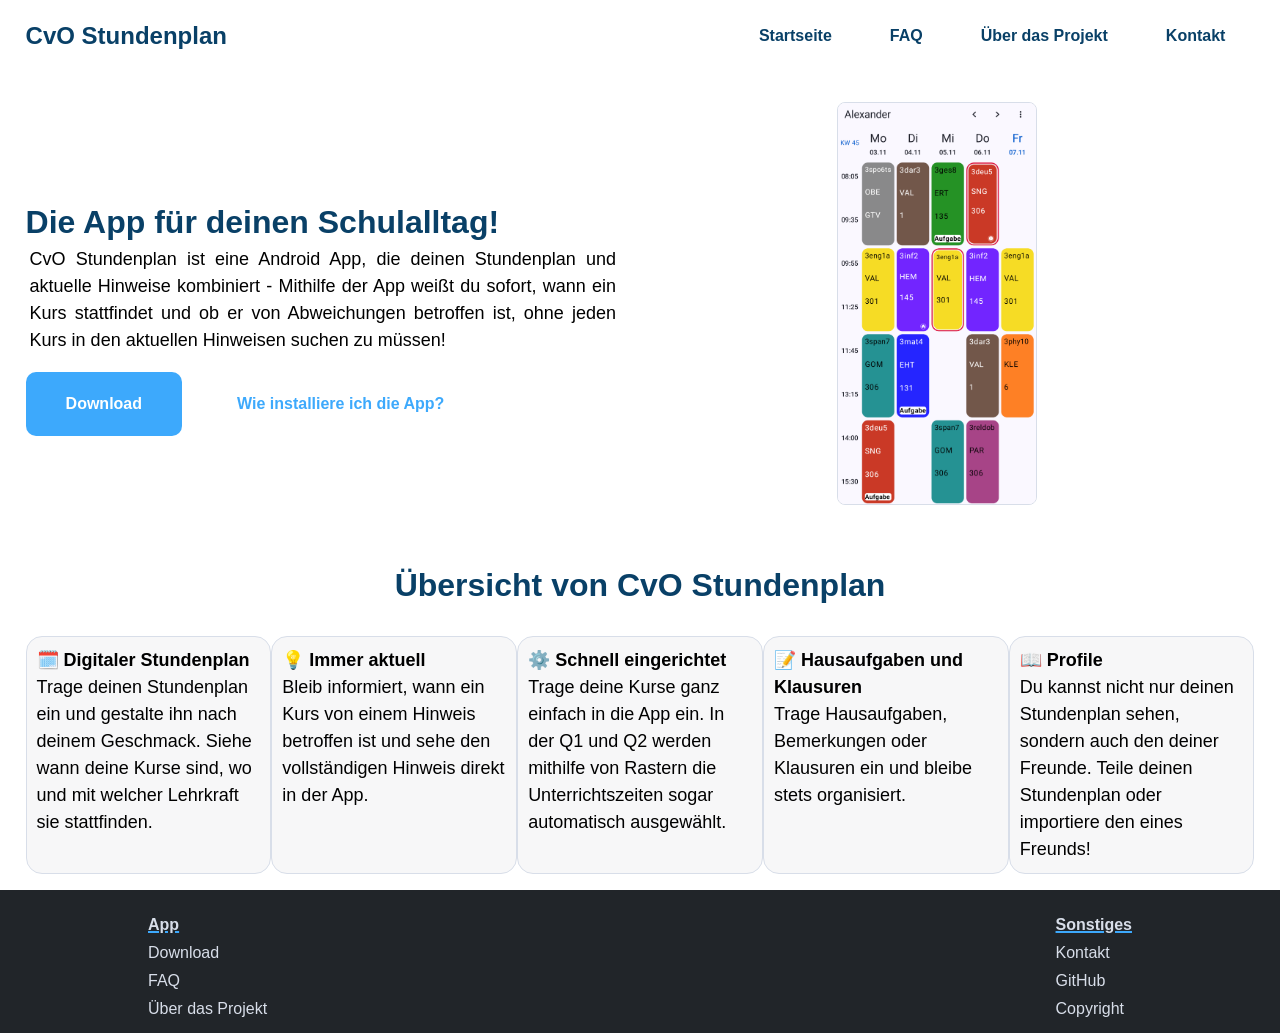
<file: index.html>
<!DOCTYPE html>
<html lang="de-DE">
<head>
    <meta charset="utf-8">
    <meta name="viewport" content="width=device-width, initial-scale=1.0">
	<title>CvO Stundenplan</title>
    <link rel="stylesheet" href="style/style.css">
</head>

<body class="expand-page">
    <nav class="navbar">
            <h1 class="navbar-title">CvO Stundenplan</h1>
            <ul class="menu-container">
                <input type="checkbox" id="checkbox-toggle">
                <label for="checkbox-toggle" class="hamburger">&#9776;</label>
                <ul class="menu">
                    <li>
                        <a aria-current="page">Startseite</a>
                    </li>
                    <li>
                        <a href="docs.html">FAQ</a>
                    </li>
                    <li>
                        <a href="about.html">Über das Projekt</a>
                    </li>
                    <li>
                        <a href="contact.html">Kontakt</a>
                    </li>
                </ul>
            </ul>
    </nav>
    <main>
        <article class="vertical-centered">
			<div class="float-left">
				<h2 id="description-h2">Die App für deinen Schulalltag!</h2>
				<p id="description-p">
					CvO Stundenplan ist eine Android App, die deinen Stundenplan und aktuelle Hinweise kombiniert - Mithilfe der App weißt du sofort, wann ein Kurs stattfindet und ob er von Abweichungen betroffen ist, ohne jeden Kurs in den aktuellen Hinweisen suchen zu müssen!
				</p>
    			<div id="startpage-buttons">
        			<a href="https://github.com/Krintni/CvO-Stundenplan/releases/latest/download/CvO_Stundenplan.apk" class="download-button" download>Download</a>
                    <a href="docs.html#Installation" class="download-button" id="how-to-install-button" >Wie installiere ich die App?</a>
				</div>
            </div>
            <div class="float-right" id="img-container">
				<img src="media/screenshot.png" alt="Bild von Kalender App und Stundenplan"  id="calendar-img">
			</div>
        </article>
        <article>
            <h2>Übersicht von CvO Stundenplan</h2>
                <ul class="list-emojis">
                    <li>
                        <strong>🗓️ Digitaler Stundenplan</strong>
                        <br>
                        Trage deinen Stundenplan ein und gestalte ihn nach deinem Geschmack. Siehe wann deine Kurse sind, wo und mit welcher Lehrkraft sie stattfinden.
                    </li>
                    <li>
                        <strong>💡 Immer aktuell</strong>
                        <br>
                        Bleib informiert, wann ein Kurs von einem Hinweis betroffen ist und sehe den vollständigen Hinweis direkt in der App.
                    </li>
                    <li>
                        <strong>⚙️ Schnell eingerichtet</strong>
                        <br>
                        Trage deine Kurse ganz einfach in die App ein. In der Q1 und Q2 werden mithilfe von Rastern die Unterrichtszeiten sogar automatisch ausgewählt.
                    </li>
                    <li>
                        <strong>📝 Hausaufgaben und Klausuren</strong>
                        <br>
                        Trage Hausaufgaben, Bemerkungen oder Klausuren ein und bleibe stets organisiert.
                    </li>
                    <li>
                        <strong>📖 Profile</strong>
                        <br>
                        Du kannst nicht nur deinen Stundenplan sehen, sondern auch den deiner Freunde. Teile deinen Stundenplan oder importiere den eines Freunds!
                    </li>
                </ul>
        </article>
    </main>
    <footer>
        <div class="footer-div">
            <div class="float-left">
                <h3>App</h3>
                <a aria-current="page">Download</a>
                <a href="docs.html">FAQ</a>
                <a href="about.html">Über das Projekt</a>
            </div>
            <div class="float-right">
                <h3>Sonstiges</h3>
                <a href="contact.html">Kontakt</a>
                <a href="https://github.com/Krintni/CvO-Stundenplan" target="_blank">GitHub</a>
                <a href="copyright.html">Copyright</a>
            </div>
        </div>
    </footer>
</body>
</html>
</file>
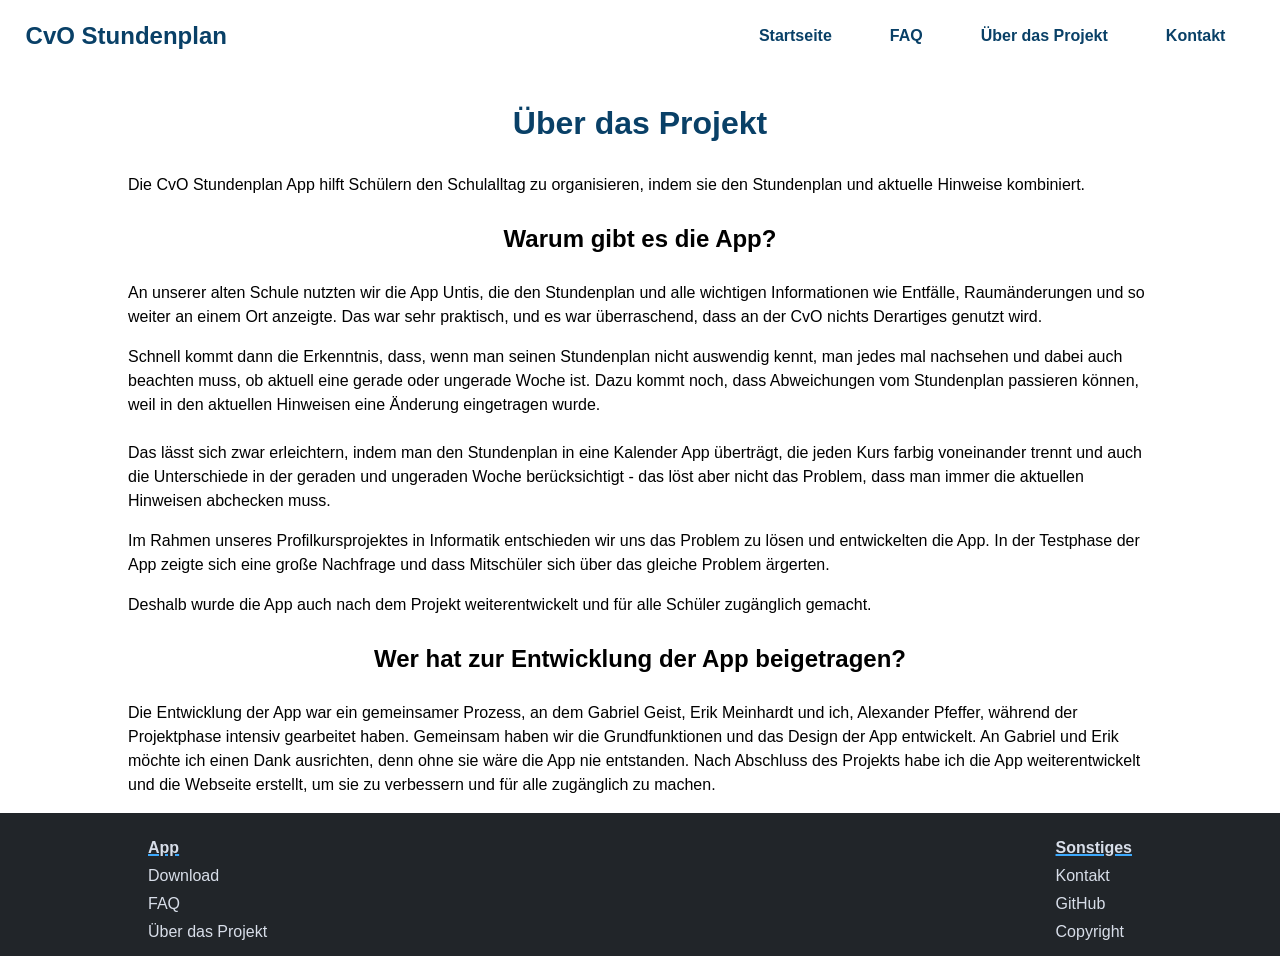
<file: about.html>
<!DOCTYPE html>
<html lang="de-DE">
<head>
    <meta charset="utf-8">
    <meta name="viewport" content="width=device-width, initial-scale=1.0">
	<title>Über das Projekt</title>
    <link rel="stylesheet" href="style/style.css">
</head>

<body class="expand-page">
        <nav class="navbar">
            <h1 class="navbar-title">CvO Stundenplan</h1>
            <ul class="menu-container">
                <input type="checkbox" id="checkbox-toggle">
                <label for="checkbox-toggle" class="hamburger">&#9776;</label>
                <ul class="menu">
                    <li>
                        <a href="index.html">Startseite</a>
                    </li>
                    <li>
                        <a href="docs.html">FAQ</a>
                    </li>
                    <li>
                        <a aria-current="page">Über das Projekt</a>
                    </li>
                    <li>
                        <a href="contact.html">Kontakt</a>
                    </li>
                </ul>
            </ul>
    </nav>
    <main class="main-tight">
        <article>
            <h2>Über das Projekt</h2>
            <p>
                Die CvO Stundenplan App hilft Schülern den Schulalltag zu organisieren, indem sie den Stundenplan und aktuelle Hinweise kombiniert.
            </p>
            <h3>Warum gibt es die App?</h3>
            <p>
                An unserer alten Schule nutzten wir die App Untis, die den Stundenplan und alle wichtigen Informationen wie Entfälle, Raumänderungen und so weiter an einem Ort anzeigte. Das war sehr praktisch, und es war überraschend, dass an der CvO nichts Derartiges genutzt wird.
            </p>
            <p>
                Schnell kommt dann die Erkenntnis, dass, wenn man seinen Stundenplan nicht
                auswendig kennt, man jedes mal nachsehen und dabei auch beachten muss, ob aktuell eine
                gerade oder ungerade Woche ist. Dazu kommt noch, dass Abweichungen vom Stundenplan
                passieren können, weil in den aktuellen Hinweisen eine Änderung eingetragen wurde.
                <br><br>
                Das lässt sich zwar erleichtern, indem man den Stundenplan
                in eine Kalender App überträgt, die jeden Kurs farbig voneinander trennt und auch die
                Unterschiede in der geraden und ungeraden Woche berücksichtigt - das löst aber nicht das Problem,
                dass man immer die aktuellen Hinweisen abchecken muss.
            </p>
            <p>
                Im Rahmen unseres Profilkursprojektes in Informatik entschieden wir uns das Problem zu lösen und entwickelten die App.
                In der Testphase der App zeigte sich eine große Nachfrage und dass Mitschüler sich über das gleiche Problem ärgerten.
            </p>
            <p>
                Deshalb wurde die App auch nach dem Projekt weiterentwickelt und für alle Schüler zugänglich gemacht.
            </p>
            <h3>Wer hat zur Entwicklung der App beigetragen?</h3>
            <p>
                Die Entwicklung der App war ein gemeinsamer Prozess, an dem Gabriel Geist, Erik Meinhardt und ich, Alexander Pfeffer, während der Projektphase intensiv gearbeitet haben. Gemeinsam haben wir die Grundfunktionen und das Design der App entwickelt. An Gabriel und Erik möchte ich einen Dank ausrichten, denn ohne sie wäre die App nie entstanden. Nach Abschluss des Projekts habe ich die App weiterentwickelt und die Webseite erstellt, um sie zu verbessern und für alle zugänglich zu machen.
            </p>

        </article>
    </main>
    <footer>
        <div class="footer-div">
            <div class="float-left">
                <h3>App</h3>
                <a href="index.html">Download</a>
                <a href="docs.html">FAQ</a>
                <a aria-current="page">Über das Projekt</a>
            </div>
            <div class="float-right">
                <h3>Sonstiges</h3>
                <a href="contact.html">Kontakt</a>
                <a href="https://github.com/Krintni/CvO-Stundenplan" target="_blank">GitHub</a>
                <a href="copyright.html">Copyright</a>
            </div>
        </div>
    </footer>
 </body>
 </html>
</file>
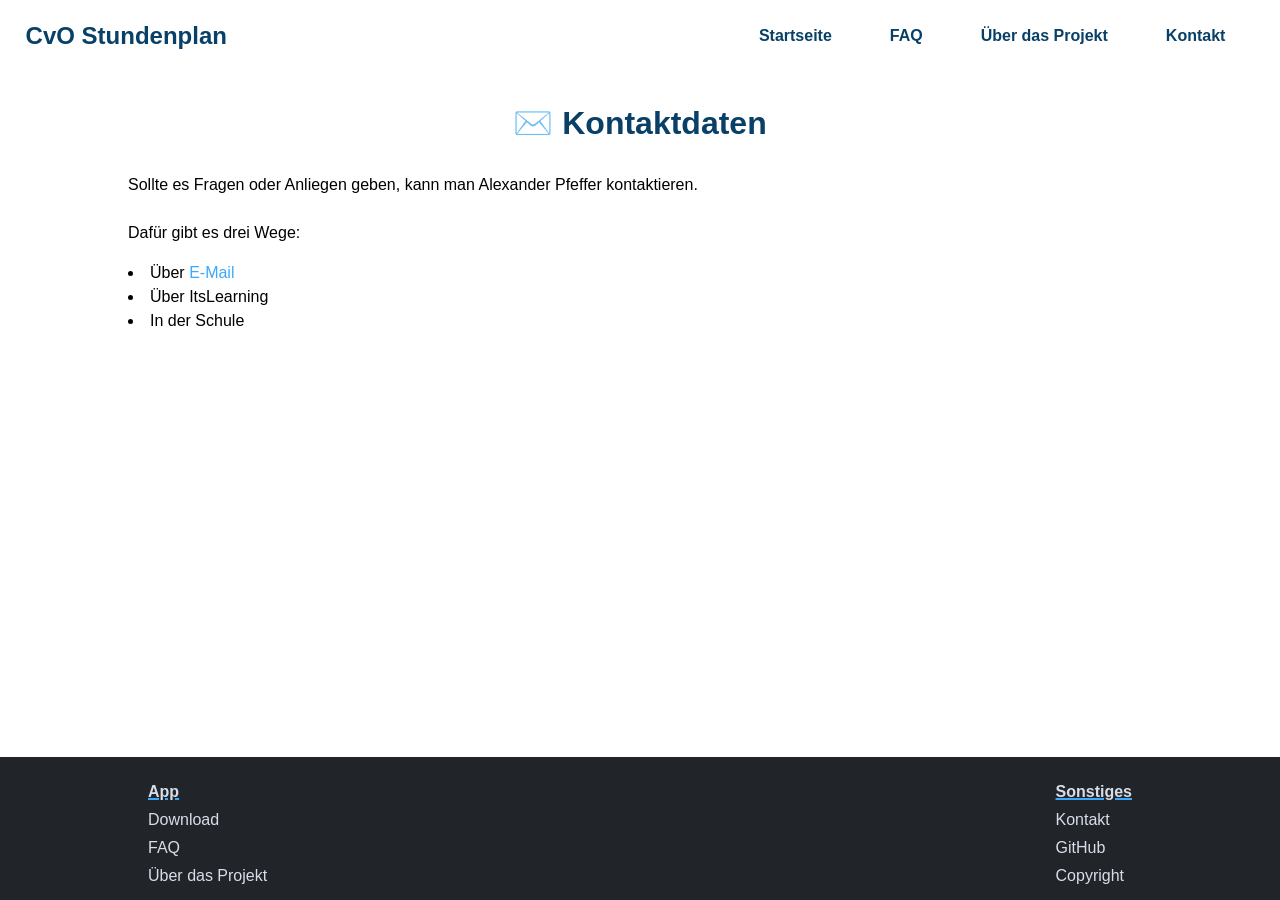
<file: contact.html>
<!DOCTYPE html>
<html lang="de-DE">
<head>
    <meta charset="utf-8">
    <meta name="viewport" content="width=device-width, initial-scale=1.0">
	<title>Kontakt</title>
    <link rel="stylesheet" href="style/style.css">
</head>

<body class="expand-page">
        <nav class="navbar">
            <h1 class="navbar-title">CvO Stundenplan</h1>
            <ul class="menu-container">
                <input type="checkbox" id="checkbox-toggle">
                <label for="checkbox-toggle" class="hamburger">&#9776;</label>
                <ul class="menu">
                    <li>
                        <a href="index.html">Startseite</a>
                    </li>
                    <li>
                        <a href="docs.html">FAQ</a>
                    </li>
                    <li>
                        <a href="about.html">Über das Projekt</a>
                    </li>
                    <li>
                        <a aria-current="page">Kontakt</a>
                    </li>
                </ul>
            </ul>
    </nav>
    <main class="main-tight">
        <article>
            <h2>✉️ Kontaktdaten</h2>
            <p>
                Sollte es Fragen oder Anliegen geben, kann man Alexander Pfeffer kontaktieren.
                <br><br>
                Dafür gibt es drei Wege:
            </p>
            <div id="contacts">
                <li>Über <a href="mailto:dev.showcase017@aleeas.com">E-Mail</a></li>
                <li>Über ItsLearning</li>
                <li>In der Schule</li>
            </div>
        </article>
    </main>
    <footer>
        <div class="footer-div">
            <div class="float-left">
                <h3>App</h3>
                <a href="index.html">Download</a>
                <a href="docs.html">FAQ</a>
                <a href="about.html">Über das Projekt</a>
            </div>
            <div class="float-right">
                <h3>Sonstiges</h3>
                <a aria-current="page">Kontakt</a>
                <a href="https://github.com/Krintni/CvO-Stundenplan" target="_blank">GitHub</a>
                <a href="copyright.html">Copyright</a>
            </div>
        </div>
    </footer>
 </body>
 </html>
</file>
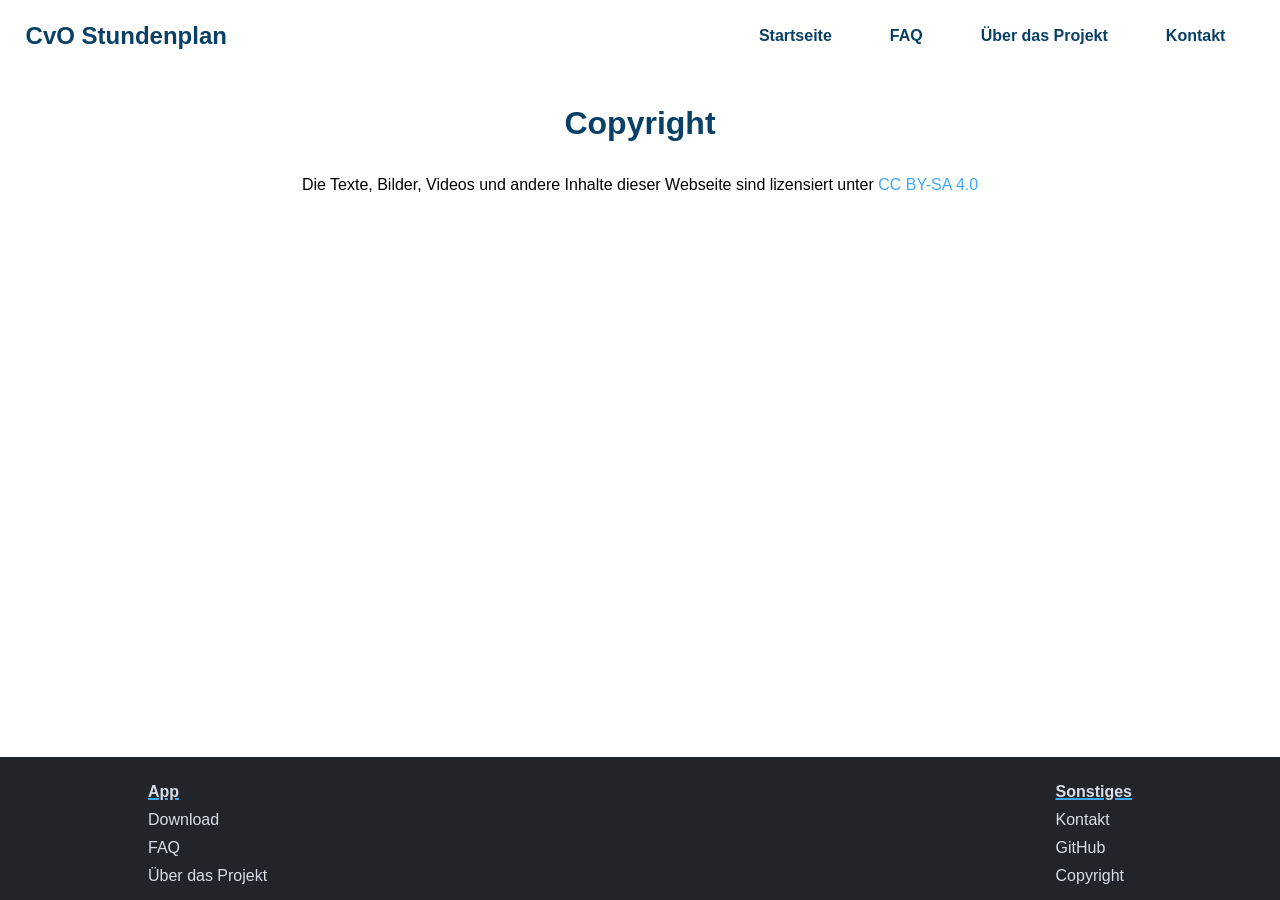
<file: copyright.html>
<!DOCTYPE html>
<html lang="de-DE">
<head>
    <meta charset="utf-8">
    <meta name="viewport" content="width=device-width, initial-scale=1.0">
	<title>Copyright</title>
    <link rel="stylesheet" href="style/style.css">
</head>

<body class="expand-page">
        <nav class="navbar">
            <h1 class="navbar-title">CvO Stundenplan</h1>
            <ul class="menu-container">
                <input type="checkbox" id="checkbox-toggle">
                <label for="checkbox-toggle" class="hamburger">&#9776;</label>
                <ul class="menu">
                    <li>
                        <a href="index.html">Startseite</a>
                    </li>
                    <li>
                        <a href="docs.html">FAQ</a>
                    </li>
                    <li>
                        <a href="about.html">Über das Projekt</a>
                    </li>
                    <li>
                        <a href="contact.html">Kontakt</a>
                    </li>
                </ul>
            </ul>
    </nav>
    <main>
        <article>
			<h2>Copyright</h2>
            Die Texte, Bilder, Videos und andere Inhalte dieser Webseite sind lizensiert unter <a href="http://creativecommons.org/licenses/by-sa/4.0/?ref=chooser-v1" target="_blank">CC BY-SA 4.0</a>
        </article>
    </main>
    <footer>
        <div class="footer-div">
            <div class="float-left">
                <h3>App</h3>
                <a href="index.html">Download</a>
                <a href="docs.html">FAQ</a>
                <a href="about.html">Über das Projekt</a>
            </div>
            <div class="float-right">
                <h3>Sonstiges</h3>
                <a href="contact.html">Kontakt</a>
                <a href="https://github.com/Krintni/CvO-Stundenplan" target="_blank">GitHub</a>
                <a aria-current="page">Copyright</a>
            </div>
        </div>
    </footer>
</body>
</html>
</file>
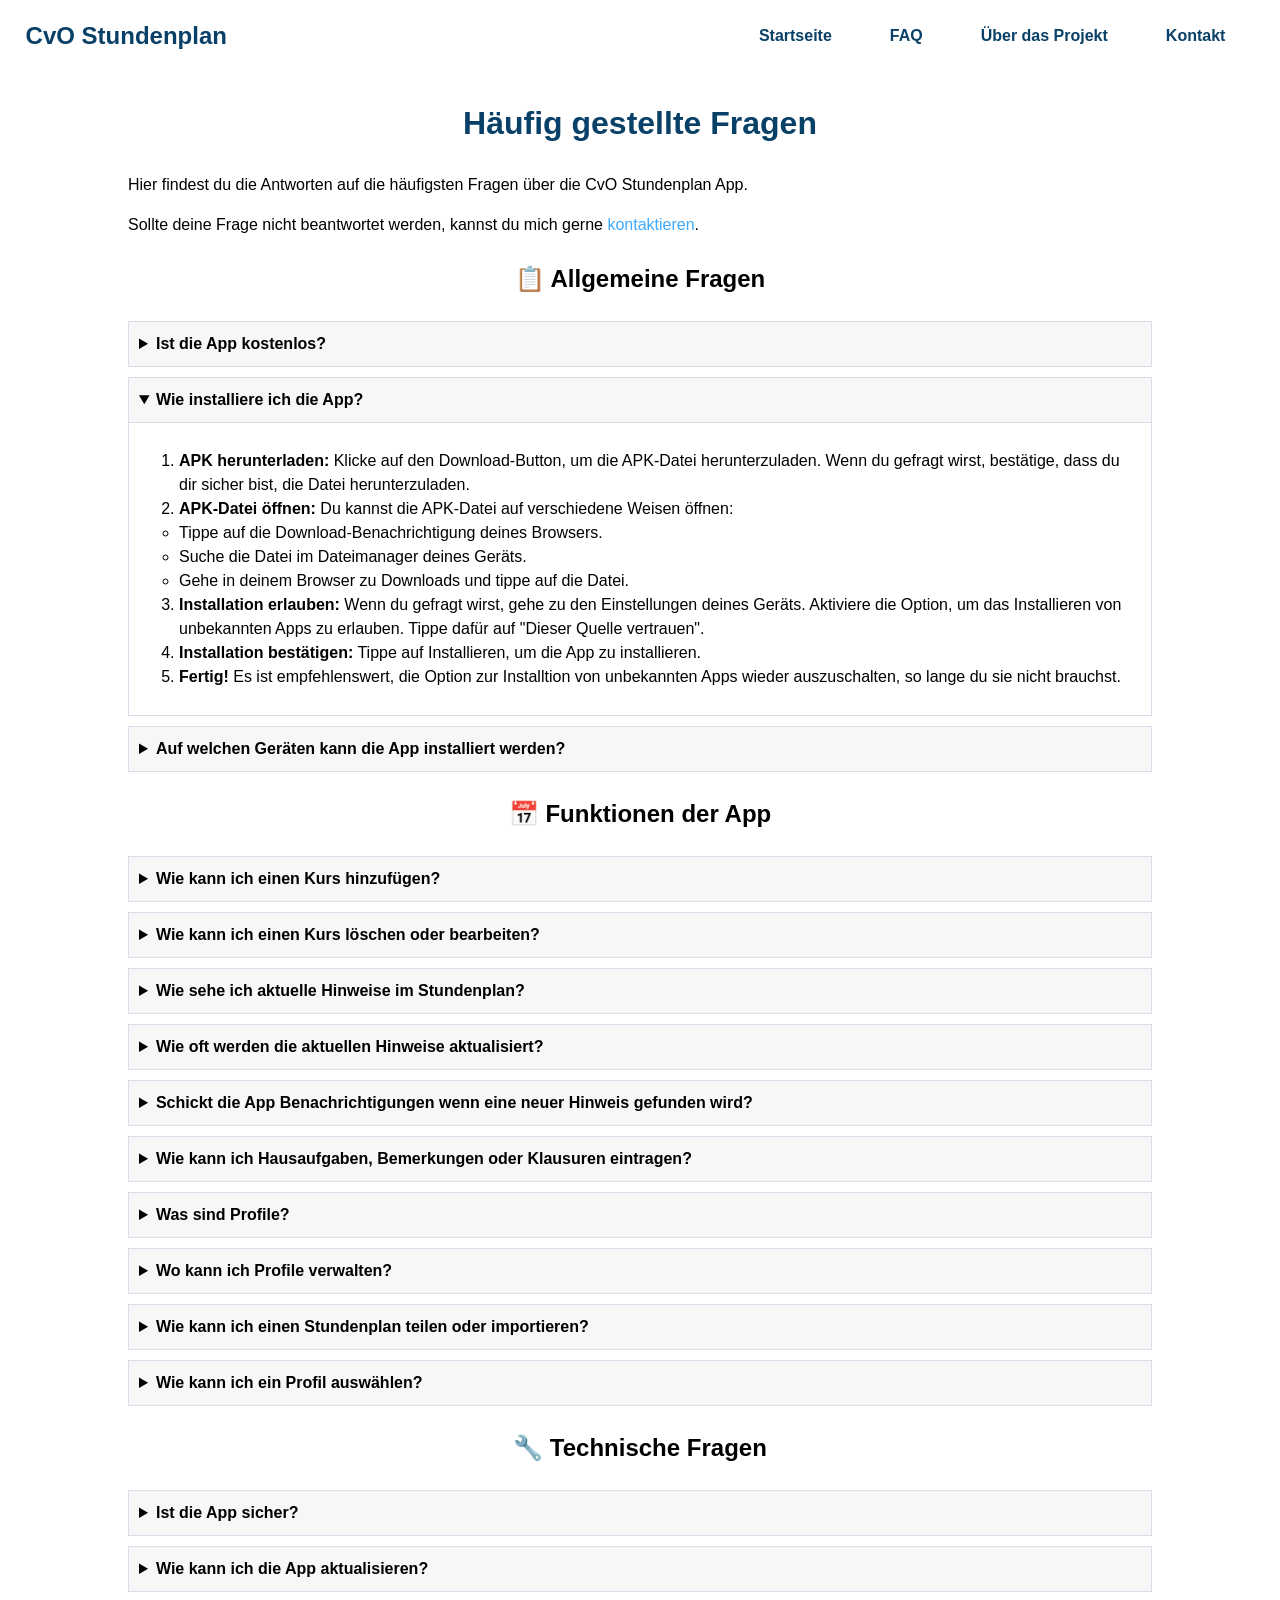
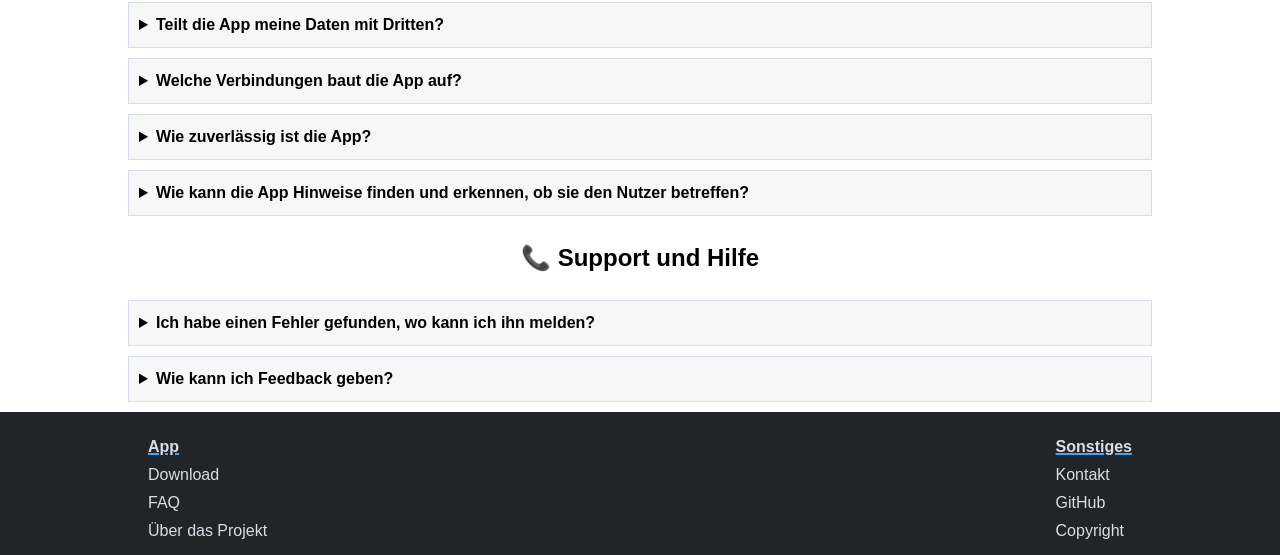
<file: docs.html>
<!DOCTYPE html>
<html lang="de-DE">
<head>
    <meta charset="utf-8">
    <meta name="viewport" content="width=device-width, initial-scale=1.0">
	<title>FAQ</title>
    <link rel="stylesheet" href="style/style.css">
</head>

<body class="expand-page">
    <nav class="navbar">
            <h1 class="navbar-title">CvO Stundenplan</h1>
            <ul class="menu-container">
                <input type="checkbox" id="checkbox-toggle">
                <label for="checkbox-toggle" class="hamburger">&#9776;</label>
                <ul class="menu">
                    <li>
                        <a href="index.html">Startseite</a>
                    </li>
                    <li>
                        <a aria-current="page">FAQ</a>
                    </li>
                    <li>
                        <a href="about.html">Über das Projekt</a>
                    </li>
                    <li>
                        <a href="contact.html">Kontakt</a>
                    </li>
                </ul>
            </ul>
    </nav>
    <main class="main-tight">
        <article>
            <h2>Häufig gestellte Fragen</h2>
            <p>
                Hier findest du die Antworten auf die häufigsten Fragen über die CvO Stundenplan App.
            </p>
            <p>
                Sollte deine Frage nicht beantwortet werden, kannst du mich gerne <a href="contact.html">kontaktieren</a>.
            </p>
            <h3>📋 Allgemeine Fragen</h3>
            <details>
                <summary>Ist die App kostenlos?</summary>
                <div class="content">
                    Die App ist vollständig kostenlos.
                </div>
            </details>
            <details id="Installation" open>
                <summary>Wie installiere ich die App?</summary>
                <div class="content">
                    <ol>
                        <li><strong>APK herunterladen:</strong>
                                Klicke auf den Download-Button, um die APK-Datei herunterzuladen.
                                Wenn du gefragt wirst, bestätige, dass du dir sicher bist, die Datei herunterzuladen.
                        </li>
                        <li><strong>APK-Datei öffnen:</strong>
                            Du kannst die APK-Datei auf verschiedene Weisen öffnen:
                            <ul>
                                <li>Tippe auf die Download-Benachrichtigung deines Browsers.</li>
                                <li>Suche die Datei im Dateimanager deines Geräts.</li>
                                <li>Gehe in deinem Browser zu Downloads und tippe auf die Datei.</li>
                            </ul>
                        </li>
                        <li><strong>Installation erlauben:</strong>
                            Wenn du gefragt wirst, gehe zu den Einstellungen deines Geräts.
                            Aktiviere die Option, um das Installieren von unbekannten Apps zu erlauben.
                            Tippe dafür auf "Dieser Quelle vertrauen".
                        </li>
                        <li><strong>Installation bestätigen:</strong>
                            Tippe auf Installieren, um die App zu installieren.
                        </li>
                        <li><strong>Fertig!</strong>
                            Es ist empfehlenswert, die Option zur Installtion von unbekannten Apps wieder auszuschalten, so lange du sie nicht brauchst.
                        </li>
                    </ol>
                </div>
            </details>
            <details>
                <summary>Auf welchen Geräten kann die App installiert werden?</summary>
                <div class="content">
                    Die App ist auf allen Android-Geräten mit Android 9 oder höher verfügbar.
                </div>
            </details>
            <h3>📅 Funktionen der App</h3>

            <details>
                <summary>Wie kann ich einen Kurs hinzufügen?</summary>
                <div class="content">
                    <strong>Klicke auf die drei Punkte oben rechts und dann auf "Kurs hinzufügen".</strong> Hier kannst du den Kursname, Lehrerkürzel, Raum, Farbe und Unterrichtszeiten des Kurses auswählen. Bei den Unterrichtszeiten kannst du von Montag bis Freitag wählen. Dort musst du dann angeben, in welchem Block der Kurs am jeweiligen Tag stattfindet und ob er jede Woche oder jede gerade / ungerade Woche stattfindet.
                </div>
            </details>
            <details>
                <summary>Wie kann ich einen Kurs löschen oder bearbeiten?</summary>
                <div class="content">
                    Klicke auf den Kurs und dann auf "Löschen" bzw. "Bearbeiten".
                </div>
            </details>
            <details>
                <summary>Wie sehe ich aktuelle Hinweise im Stundenplan?</summary>
                <div class="content">
                    Ein betroffener Kurs wird im Stundenplan mit einer weißen Box gekennzeichnet, die zeigt, welcher Hinweis den Kurs betrifft. Tippst du auf den Kurs, siehst du neben den Kursdetails den vollständigen Hinweis.
                </div>
            </details>
            <details>
                <summary>Wie oft werden die aktuellen Hinweise aktualisiert?</summary>
                <div class="content">
                    Bei jedem Neustart werden die aktuellen Hinweise aktualisiert. Heißt immer dann, wenn die App nicht in der Übersicht der zuletzt verwendeten Apps ist und geöffnet wird.
                </div>
            </details>
            <details>
                <summary>Schickt die App Benachrichtigungen wenn eine neuer Hinweis gefunden wird?</summary>
                <div class="content">
                    Aktuell schickt die App keine Benachrichtungen.
                </div>
            </details>
            <details>
                <summary>Wie kann ich Hausaufgaben, Bemerkungen oder Klausuren eintragen?</summary>
                <div class="content">
                    Klicke auf den Kurs am jeweiligen Tag. Von dort aus, kannst du Hausaufgaben, Bemerkungen oder Klausuren eintragen.
                </div>
            </details>
            <details>
                <summary>Was sind Profile?</summary>
                <div class="content">
                    Profile sind dazu da, dass man mehrere Stundenpläne verwenden kann. So kannst du z.B. deinen Stundenplan und den deiner Freunde sehen.
                    Standardmäßig gibt es ein Standardprofil, das beim Start der App geöffnet wird.
                </div>
            </details>
            <details>
                <summary>Wo kann ich Profile verwalten?</summary>
                <div class="content">
                    Tippe auf die drei Punkte oben rechts und dann auf "Profile bearbeiten". Hier kannst du Profile umbennnen, löschen oder erstellen. Hier findest du auch die Option, ein Profil zu exportieren oder zu importieren.
                </div>
            </details>
            <details>
                <summary>Wie kann ich einen Stundenplan teilen oder importieren?</summary>
                <div class="content">
                    Tippe auf die drei Punkte oben rechts und dann auf "Profile bearbeiten". Klicke dann auf Profil exportieren und wähle dein Profil aus. Du wirst gefragt, wo du die .json-Datei speichern möchtest. Diese Datei schickst du dann der Person, mit der du deinen Stundenplan teilen möchtest.
                    <br><br>
                    Falls du eine .json-Datei von jemanden zugeschickt bekommen hast, dann klicke stattdessen auf Profil importieren und wähle die Datei aus, die du importieren willst.
                </div>
            </details>
            <details>
                <summary>Wie kann ich ein Profil auswählen?</summary>
                <div class="content">
                    Tippe auf die drei Punkte oben rechts und dann auf das Profil, dass du auswählen willst.
                </div>
            </details>
            <h3>🔧 Technische Fragen</h3>
            <details>
                <summary>Ist die App sicher?</summary>
                <div class="content">
                    Ja, die App ist sicher. Die einzige Berechtigung, die die App beantragt ist Zugriff zum Internet und verwendet sie auschließlich, um aktuelle Hinweise herunterzuladen und nach Updates nachzusehen. 
                </div>
            </details>
            <details>
                <summary>Wie kann ich die App aktualisieren?</summary>
                <div class="content">
                    Die App informiert dich, wenn es ein Update gibt. Klicke einfach auf die Nachricht, damit du in deinem Browser die neueste Version herunterladen kannst.
                </div>
            </details>
            <details>
                <summary>Teilt die App meine Daten mit Dritten?</summary>
                <div class="content">
                    Die App teilt keinerlei Daten mit Dritten und verwendet keine Tracking-Technologien. Alle Daten, die während der Nutzung der App entstehen, bleiben lokal auf deinem Gerät gespeichert und werden nicht an externe Server oder Dritte übertragen.
                </div>
            </details>
            <details>
                <summary>Welche Verbindungen baut die App auf?</summary>
                <div class="content">
                    Die einzigen Verbindungen, die die App aufbaut ist mit der Schulwebseite (https://cvo-gyo.de/aktuelle-hinweise) um die aktuellen Hinweise herunterzuladen und mit Github, um nach Aktualisierungen zu suchen.
                </div>
            </details>
            <details>
                <summary>Wie zuverlässig ist die App?</summary>
                <div class="content">
                    Die App wird mit Sorgtfalt entwickelt und getestet. Obwohl die App darauf ausgelegt ist, benutzerfreundlich und zuverlässig zu sein, könnten trotzdem Fehler oder Inkorrektheiten passieren. Falls du einen Fehler gefunden hast, setze dich gerne in <a href="contact.html">Kontakt</a>.
                    <br><br>
                    Aktuelle Hinweise, wenn sich die Struktur der Schulwebseite nicht grundlegend verändert (Hat sie seit mindestens 2 Jahren schon nicht mehr), werden immer gefunden und grundlegend vollständig angezeigt. 
                    <br><br>
                    Es kann aber passieren, dass zum Beispiel ein Kurs, der nur am Montag stattfindet, am Donnerstag von einem Hinweis (zum Beispiel eine Exkursion) betroffen ist und das nicht angezeigt wird, weil der Kurs an dem Tag normalerweise nicht stattfindet.
                    Das gleiche gilt für Hinweise, die als Bild hochgeladen werden (zum Beispiel Liste für Volleyballturnier), da die App keine Möglichkeit hat, dass zu verstehen.
                    <br><br>
                    Obwohl das laut eigener Erfahrung eher selten ist, sollte man, um 100% sicher zu sein, jeden Hinweis nochmal auf der Schulwebseite abchecken.
                </div>
            </details>
            <details>
                <summary>Wie kann die App Hinweise finden und erkennen, ob sie den Nutzer betreffen?</summary>
                <div class="content">
                    Die App lädt den Inhalt der Schulwebseite herunter. Der Inhalt jeder Webseite wird mit HTML dargestellt.
                    HTML ist eine Sprache, mit der man die Inhalte einer Webseite strukturiert.
                    Da die Hinweise immer in einer bestimmten Weise strukturiert sind, kann man darin ein Muster erkennen, was
                    erlaubt einem zu wissen, wo man die Hinweise findet. Zum Beispiel sieht man auf der Webseite folgendes:
                    <br><br>
                    <code>Entfall: 2eng1a, 1spo3, 2ges7 (1. Stunde fällt aus, 2. Stunde findet statt), 3mat9</code>
                    <br><br>
                    Man erkennt, dass jeder Hinweis (bzw. jede Nachricht eines Hinweises) getrennt wird durch Kommata.
                    Dadurch erwartet man also, dass man jede Nachricht voneinander trennen kann, wenn man die Position der Kommata verwendet.
                    Genau so funktioniert es in der App, weshalb man auch die ganze Nachricht sehen kann (wie für 2ges7 zu sehen).
                    Am Ende wird gecheckt, ob eine Nachricht einen Kurs enthält, den der Nutzer gespeichert hat, um festzulegen, ob diese angezeigt werden soll.
                    Das funktioniert natürlich nicht immer, deswegen wird auch die ganze Nachricht angezeigt, um sicher zu gehen.
                </div>
            </details>
            <h3>📞 Support und Hilfe</h3>
            <details>
                <summary>Ich habe einen Fehler gefunden, wo kann ich ihn melden?</summary>
                <div class="content">
                    Siehe <a href="contact.html">Kontakt</a>
                </div>
            </details>
            <details>
                <summary>Wie kann ich Feedback geben?</summary>
                <div class="content">
                    Siehe <a href="contact.html">Kontakt</a>
                </div>
            </details>
        </article>
    </main>
    <footer>
        <div class="footer-div">
            <div class="float-left">
                <h3>App</h3>
                <a href="index.html">Download</a>
                <a aria-current="page">FAQ</a>
                <a href="about.html">Über das Projekt</a>
            </div>
            <div class="float-right">
                <h3>Sonstiges</h3>
                <a href="contact.html">Kontakt</a>
                <a href="https://github.com/Krintni/CvO-Stundenplan" target="_blank">GitHub</a>
                <a href="copyright.html">Copyright</a>
            </div>
        </div>
    </footer>
 </body>
 </html>
</file>
<file: style/style.css>
*  {
	box-sizing: border-box;
}
img {
    max-width: 100%;
    border: solid 1px #D8DEE9;
    border-radius: 8px;
}

h1 {
	margin: 0;
    color: #094067;

}
h2 {
    font-size: xx-large;
    color: #094067;
}
h3 {
    font-size: x-large;
}
p {
    text-align: left;
}

ul {
    padding: 0;
}

a {
    color: #3da9fc;
    text-decoration: none;
}
a:hover {
    text-decoration: underline;
}

body {
    background-color: #ffffff;
    color: black;
    font-family: Arial, Helvetica, sans-serif;
    margin: 0 auto;
    text-align: center;
    height: 100%;
  }
header {
    background-color: #ffffff;
    padding: 10px 0px 0px 0px;
    max-width: 100%;
    overflow: hidden;
}

nav {
    padding: 0;
    max-width: 100%;
    overflow: hidden;
}

nav ul {
    list-style-type: none;
    text-align: center;
    font-size: 22px;
}  
nav li {
    display: inline-flex;
}

nav a {
    text-decoration: none;
    color: #094067;
    font-weight: bold;
    margin: 0 15px;
}


nav a:hover {
    color: #3da9fc;
    text-decoration: none;

}
main {
    flex: 1;
    margin: 0 15% 0 15%
}   
article {
    overflow: hidden;
    line-height: 1.5;
    font-size: large;
}

details {
    margin-bottom: 10px;
    text-align: left;
}
summary {
    cursor: pointer;
    font-weight: bold;
    padding: 10px;
    background-color: #f7f7f8;
    border: 1px solid #D8DEE9;
}
summary:hover {
    background-color: #f7f7f8;
}

.content {
    padding: 10px;
    border: 1px solid #D8DEE9;
    border-top: none;
    font-size: medium;
    text-align: left;
}

footer {
    padding: 10px 0;
	background-color: #212529;
    color: #D8DEE9;
    text-align: left;
}

footer div div {
    margin: 0 20px;
}
footer h3 {
    font-size: medium;
    text-align: left;
    margin-bottom: 5px;
    text-decoration: underline #3da9fc;
    text-decoration-thickness: 2px;
}
footer a {
    color: #D8DEE9;
    display: block;
    padding: 5px 0;

}
.expand-page {
    display: flex;
    flex-direction: column;
    min-height: 100vh;
}
.main-tight {
    margin: 0 28% 0 28%;
    
}

.navbar {
    display: flex;
    padding: 0px;
    margin: 0 auto;
    width: 100%;
    justify-content: flex-end;
    align-items: center;
    top: 0;
    left: 0;
    right: 0;
}

.navbar-title {
    flex: 1;
    text-align: left;
    justify-content: flex-start;
    margin-left: 15%;
}

.menu-container {
    display: flex;
    justify-content: flex-end;
    align-items: center;
    margin-right: 15%;

}
.menu {
    display: flex;
    list-style-type: none;
    margin: 0;
    padding: 0;
    
}

.menu li {
    font-size: medium;
    padding: 5px 14px;
}

input[type=checkbox] {
    display: none;
} 

.hamburger {
    display: none;
    font-size: 32px;
    user-select: none;
    padding-left: 80%;
    margin-left: 20px;
    align-self: center; /* Center the hamburger icon vertically */

}

.footer-div {
    min-width: 25%;
    margin: 0 30% 0 30%;
    overflow: hidden;
    text-align: left;
}
.vertical-centered {
    display: flex;
    flex-wrap: wrap;
}
.float-left {
    float: left;
    flex: 1; /* Nimmt den verfügbaren Platz ein */
    display: flex;
    flex-direction: column; /* Damit die Inhalte untereinander angeordnet sind */
    justify-content: center; /* Vertikale Zentrierung des Textes */
}

.float-right {
    float: right;
    flex: 1; /* Nimmt den verfügbaren Platz ein */
    display: flex;
    justify-content: center; /* Vertikale Zentrierung des Textes */
    flex-direction: column; /* Damit die Inhalte untereinander angeordnet sind */

}
.list-emojis {
    list-style-type: none;
    text-align: left;
    display: flex; /* Use Flexbox to arrange items in a row */
    flex-wrap: wrap; /* Allow items to wrap to the next line if there's not enough space */
    justify-content: space-around; /* Distribute space evenly between items */

}
.list-emojis li {
    background-color: #f7f7f8;
    border-radius: 16px;
    border: solid 1px #D8DEE9;
    text-align: left;
    padding: 10px;
    font-size: large;

    flex: 1 1 200px; /* Allow items to grow and shrink, with a base width of 200px */
    max-width: 300px; /* Optional: Set a maximum width for each item */

}

#startpage-buttons {
    display: flex;
    align-items: flex-start;
    gap: 15px;
}

.download-button {
    display: inline-block;
    padding: 20px 40px;
    align-self: flex-start;
    font-size: 16px;
    color: #fffffe;
    background-color: #3da9fc;
    text-decoration: none;
    border-radius: 10px;
    transition: background-color 0.3s;
    font-weight: bold;

}

.download-button:hover {
    background-color: #6610f2;
    text-decoration: none;
}


#how-to-install-button {
    background-color: #ffffff;
    color: #3da9fc;

}
#how-to-install-button:hover {
    background-color: #3da9fc;
    border-color: #3da9fc;
    text-decoration: none;
    color: #fffffe;
}
/* IDs für die Startseite */
#calendar-img {
    min-width: 200px; /* Mindestbreite des Bildes */
    min-height: 150px; /* Mindesthöhe des Bildes */
    display: flex;
    width: 30%;
    border-radius: 8px;
    max-height: auto;
    overflow: hidden;
}

#contacts {
    text-align: left;
}

#img-container {
    display: flex; /* Flexbox aktivieren */
    flex-direction: row; /* Elemente in einer Reihe anordnen */
    justify-content: center; /* Zentriert den Inhalt horizontal */
    align-items: center; /* Zentriert den Inhalt vertikal */
    margin: 30px 20px; /* Außenabstand für den Container */

}


#description-h2 {
    text-align: left;
    margin-bottom: 0px;
}
#description-p {
    font-size: large;
    padding-left: 4px;
    padding-right: 4px;
    margin-top: 0px;
    text-align: justify;

}
#padd-left {
    padding-left: 20px;
}
#padd-left-for-right {
    padding-left: 20px;
}

/* Tablets Landscape */
@media screen and (min-width: 900px) and (max-width: 1300px)  {
    .navbar-title {
        margin-left: 2%;
    }
    .menu-container {
        margin-right: 2%;
    }

    main {
        margin: 0px 2%;
    }

    article {
        font-size: medium;
    }
    .main-tight {
        margin: 0 10%;
    }
    .footer-div {
        margin: 0 10%;
    }
}
/* Tablet Screens */
@media screen and (min-width: 450px) and (max-width: 900px)  {
    .navbar-title {
        margin-left: 2%;
    }
    .menu-container {
        margin-right: 2%;
    }
    .main-tight {
        margin: 0 10%;
    }

    nav ul {
        margin: 0;
    }
    nav li {
        display: flex;
        padding: 10px;
    }
	nav a {
		width: 100%; 
		float: none;
        box-sizing: border-box;
        border-radius: 16px;
	}

    .menu {
        display: none;
        position: absolute;
        border-bottom: solid #ef4565;
        margin-top : 300px;
        padding-bottom: 12px;
        background-color: #ffffff;
        right: 0;
        left: 0;
        text-align: center;
        
    }
    .menu li {
        display: flex;
    }
    .menu li:hover {
        display: block;
    }

    .menu li + li {
        margin-top: 6px;
    }

    .menu li a {
        width: 100%;
        display: block;
        padding: 10px 8px;
    }
    input[type=checkbox]:checked ~ .menu {
        display: block;

    }
    .hamburger {
        display: block;
        justify-content: center;
        
    }
    .footer-div {
        margin: 0 10%;
    }
}

/* Smartphone Screens */
@media screen and (max-width: 450px) {
    .navbar-title {
        margin-left: 2%;
    }
    .menu-container {
        margin-right: 2%;
    }
    
    main, .main-tight {
        margin: 0 5% 0 5%;
    }

    nav ul {
        margin: 0;
    }
    nav li {
        display: flex;
        padding: 10px;
    }
	nav a {
		width: 100%; 
		float: none;
        box-sizing: border-box;
        border-radius: 16px;

	}
    footer {
        padding-top: 10px;
        align-content: center;
    }
    footer h3 {
        text-align: left;
    }
    footer a {
        text-align: left;
        padding: 5px 0px;
    }
    
	.menu {
        display: none;
        position: absolute;
        border-bottom: solid #ef4565;
        margin-top : 300px;
        padding-bottom: 12px;
        background-color: #ffffff;
        right: 0;
        left: 0;
        text-align: center;
        
    }
    .menu li {
        display: flex;
    }
    .menu li:hover {
        display: block;
        transition: 0.3s ease;
    }

    .menu li + li {
        margin-top: 6px;
    }

    .menu li a {
        width: 100%;
        display: block;
        padding: 10px 8px;
    }
    input[type=checkbox]:checked ~ .menu {
        display: block;

    }
    .hamburger {
        display: block;
        justify-content: center;
        
    }
    #how-to-install-button {
        padding: 10px;
    }
    .footer-div {
        margin: 0 5%;
    }
    .list-emojis li {
        margin: 10px 0px 10px 0px; 
    }
    #calendar-img {
        margin: 0px;
        min-width: 300px;
        min-height: 250px;
    }
}


/* Desktop Screens */
@media screen and (min-width: 880px) {
    .float-left, .float-right {
        max-width: 50%;
    }
}
</file>
